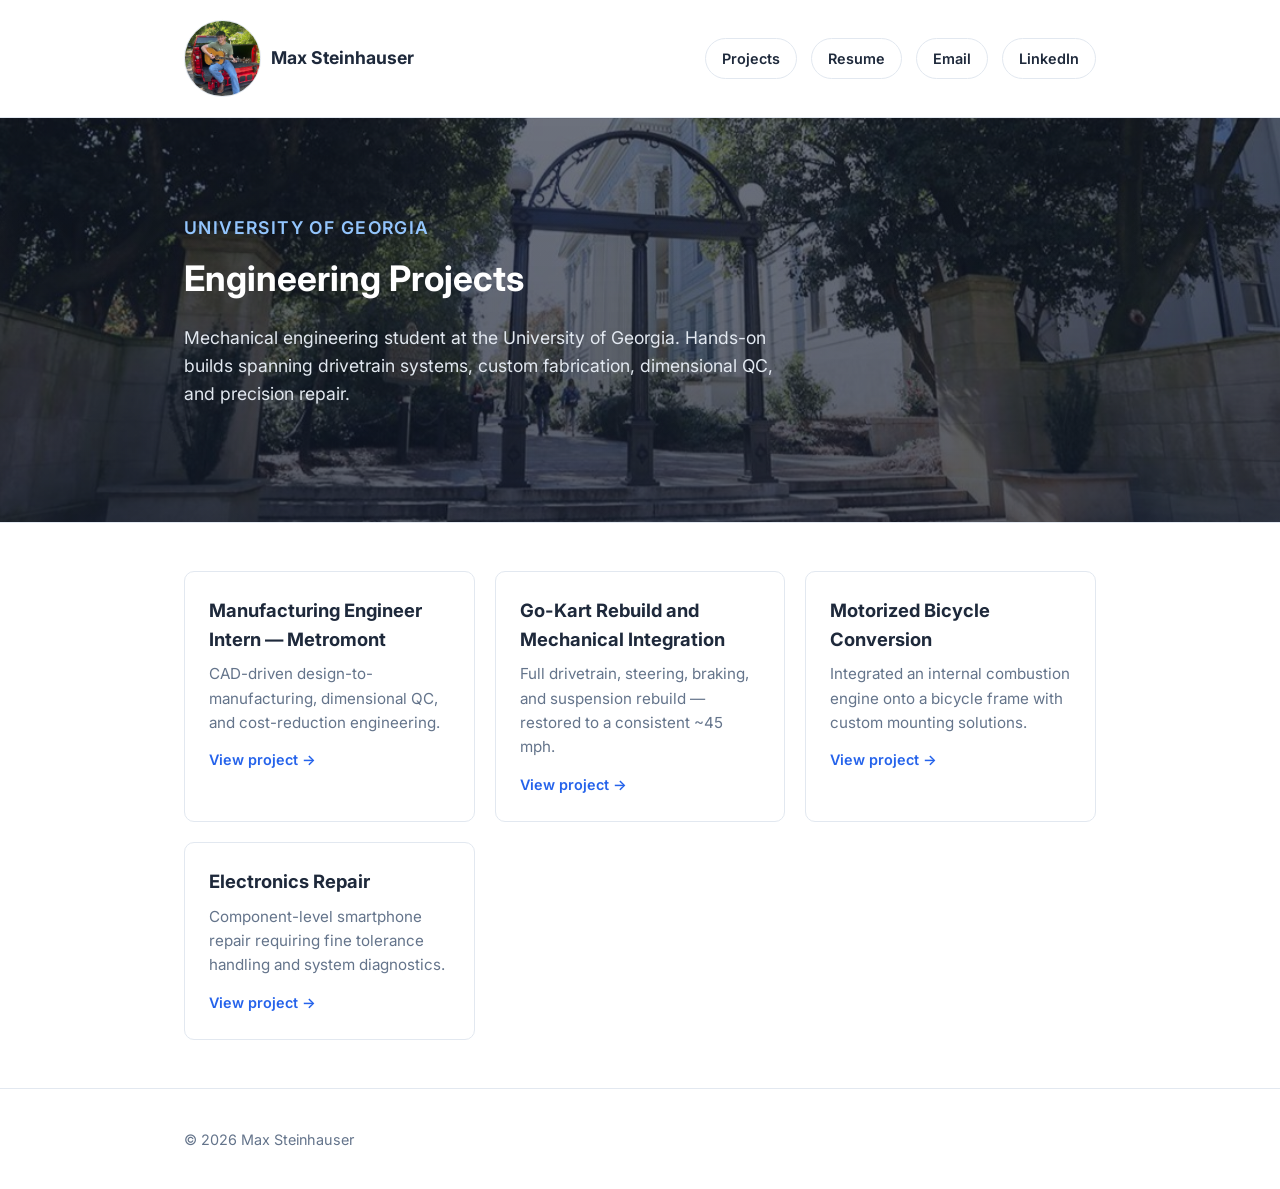
<file: index.html>
<!DOCTYPE html>
<html lang="en">
<head>
<meta charset="UTF-8">
<meta name="viewport" content="width=device-width, initial-scale=1.0">
<title>Max Steinhauser — Engineering Projects</title>
<meta name="description" content="Hands-on mechanical engineering projects by Max Steinhauser: drivetrain rebuilds, fabrication, and precision repair work.">
<link rel="preconnect" href="https://fonts.googleapis.com">
<link href="https://fonts.googleapis.com/css2?family=Inter:wght@400;500;600;700&display=swap" rel="stylesheet">
<link rel="stylesheet" href="assets/css/site.css">
</head>
<body>

<header class="site-header">
  <div class="container header-inner">
    <a class="brand" href="index.html">
      <img class="profile-pic" src="assets/img/profile.jpg" alt="Max Steinhauser">
      Max Steinhauser
    </a>
    <nav>
      <a href="index.html">Projects</a>
      <a href="assets/Max_Steinhauser_Resume.pdf" target="_blank" rel="noopener">Resume</a>
      <a href="mailto:maxsteinhausers@gmail.com">Email</a>
      <a href="https://www.linkedin.com/in/max-steinhauser" target="_blank" rel="noopener">LinkedIn</a>
    </nav>
  </div>
</header>

<section class="hero has-banner">
  <div class="container">
    <p class="eyebrow">University of Georgia</p>
    <h1>Engineering Projects</h1>
    <p>Mechanical engineering student at the University of Georgia. Hands-on builds spanning drivetrain systems, custom fabrication, dimensional QC, and precision repair.</p>
  </div>
</section>

<main class="container">
  <div class="card-grid">

    <a class="card" href="metromont/index.html">
      <h3>Manufacturing Engineer Intern — Metromont</h3>
      <p>CAD-driven design-to-manufacturing, dimensional QC, and cost-reduction engineering.</p>
      <span>View project &rarr;</span>
    </a>

    <a class="card" href="gokart/index.html">
      <h3>Go-Kart Rebuild and Mechanical Integration</h3>
      <p>Full drivetrain, steering, braking, and suspension rebuild — restored to a consistent ~45 mph.</p>
      <span>View project &rarr;</span>
    </a>

    <a class="card" href="bicycle/index.html">
      <h3>Motorized Bicycle Conversion</h3>
      <p>Integrated an internal combustion engine onto a bicycle frame with custom mounting solutions.</p>
      <span>View project &rarr;</span>
    </a>

    <a class="card" href="electronics/index.html">
      <h3>Electronics Repair</h3>
      <p>Component-level smartphone repair requiring fine tolerance handling and system diagnostics.</p>
      <span>View project &rarr;</span>
    </a>

  </div>
</main>

<footer class="site-footer">
  <div class="container">
    <p>&copy; 2026 Max Steinhauser</p>
  </div>
</footer>

</body>
</html>
</file>
<file: assets/css/site.css>
:root {
  --accent: #2563eb;
  --text: #1e293b;
  --muted: #64748b;
  --bg: #ffffff;
  --bg-alt: #f8fafc;
  --border: #e2e8f0;
}

* { box-sizing: border-box; }

body {
  margin: 0;
  font-family: 'Inter', -apple-system, BlinkMacSystemFont, 'Segoe UI', Roboto, sans-serif;
  color: var(--text);
  background: var(--bg);
  line-height: 1.6;
}

.container {
  max-width: 960px;
  margin: 0 auto;
  padding: 0 24px;
}

/* Header */
.site-header {
  border-bottom: 1px solid var(--border);
  padding: 20px 0;
}
.header-inner {
  display: flex;
  justify-content: space-between;
  align-items: center;
  flex-wrap: wrap;
  gap: 12px;
}
.brand {
  display: inline-flex;
  align-items: center;
  gap: 10px;
  font-weight: 700;
  font-size: 1.1rem;
  color: var(--text);
  text-decoration: none;
}
.profile-pic {
  width: 76.5px;
  height: 76.5px;
  border-radius: 50%;
  object-fit: cover;
  border: 1px solid var(--border);
  background: var(--bg-alt);
  flex-shrink: 0;
}
nav a {
  display: inline-block;
  margin-left: 10px;
  padding: 8px 16px;
  border: 1px solid var(--border);
  border-radius: 999px;
  color: var(--text);
  text-decoration: none;
  font-size: 0.9rem;
  font-weight: 600;
  transition: background .15s, border-color .15s, color .15s;
}
nav a:first-child { margin-left: 0; }
nav a:hover {
  background: var(--accent);
  border-color: var(--accent);
  color: #fff;
}

/* Hero (homepage + project pages) */
.hero, .project-hero {
  background: var(--bg-alt);
  padding: 64px 0;
  border-bottom: 1px solid var(--border);
}
.hero h1 { font-size: 2.2rem; margin: 0 0 8px; }
.hero p { color: var(--muted); font-size: 1.1rem; max-width: 600px; }

/* Hero with a photo banner (e.g. UGA Arch shot) — used on every page */
.has-banner {
  background-image: linear-gradient(180deg, rgba(15,23,42,0.6), rgba(15,23,42,0.7)), url('../img/banner-arch.jpg');
  background-size: cover;
  background-position: center;
  background-color: var(--bg-alt);
  color: #fff;
  padding: 96px 0;
}
.has-banner h1 { color: #fff; }
.has-banner p { color: #e2e8f0; }
.has-banner .eyebrow { color: #93c5fd; }
.has-banner .tagline { color: #e2e8f0; }

.eyebrow {
  text-transform: uppercase;
  letter-spacing: 0.08em;
  font-size: 0.8rem;
  color: var(--accent);
  font-weight: 600;
  margin: 0 0 8px;
}
.project-hero h1 { font-size: 2rem; margin: 0 0 8px; }
.tagline { color: var(--muted); font-size: 1.05rem; max-width: 640px; }

/* Homepage card grid */
.card-grid {
  display: grid;
  grid-template-columns: repeat(auto-fit, minmax(260px, 1fr));
  gap: 20px;
  padding: 48px 0;
}
.card {
  display: block;
  padding: 24px;
  border: 1px solid var(--border);
  border-radius: 10px;
  text-decoration: none;
  color: var(--text);
  transition: box-shadow .15s, transform .15s, border-color .15s;
}
.card:hover {
  box-shadow: 0 6px 20px rgba(0,0,0,0.06);
  transform: translateY(-2px);
  border-color: var(--accent);
}
.card h3 { margin: 0 0 8px; font-size: 1.15rem; }
.card p { color: var(--muted); font-size: 0.95rem; margin: 0 0 12px; }
.card span { color: var(--accent); font-weight: 600; font-size: 0.9rem; }

/* Project page body */
.project-body { padding: 48px 0 64px; }
.project-grid {
  display: grid;
  grid-template-columns: 2fr 1fr;
  gap: 40px;
}
.project-main h2 { font-size: 1.25rem; margin: 32px 0 12px; }
.project-main h2:first-child { margin-top: 0; }

.highlight-list, .tag-list { padding-left: 0; list-style: none; margin: 0; }
.highlight-list li {
  padding-left: 22px;
  position: relative;
  margin-bottom: 10px;
}
.highlight-list li::before {
  content: "\2022";
  color: var(--accent);
  position: absolute;
  left: 0;
  font-weight: 700;
}

.project-sidebar {
  background: var(--bg-alt);
  border: 1px solid var(--border);
  border-radius: 10px;
  padding: 20px;
  align-self: start;
}
.project-sidebar h3 { margin: 0 0 12px; font-size: 1rem; }
.tag-list li {
  display: inline-block;
  background: #fff;
  border: 1px solid var(--border);
  border-radius: 999px;
  padding: 4px 12px;
  margin: 0 6px 6px 0;
  font-size: 0.85rem;
}

/* Gallery (used once a project has photos) */
.gallery {
  display: grid;
  grid-template-columns: repeat(auto-fit, minmax(200px, 1fr));
  gap: 12px;
  margin-top: 12px;
}
.gallery img {
  width: 100%;
  height: 160px;
  object-fit: cover;
  border-radius: 8px;
  border: 1px solid var(--border);
}

/* Before / After comparison */
.before-after {
  display: grid;
  grid-template-columns: repeat(auto-fit, minmax(220px, 1fr));
  gap: 16px;
  margin-top: 12px;
}
.before-after figure { margin: 0; }
.before-after img {
  width: 100%;
  height: 220px;
  object-fit: cover;
  border-radius: 8px;
  border: 1px solid var(--border);
  display: block;
}
.before-after figcaption {
  text-align: center;
  margin-top: 8px;
  font-weight: 600;
  font-size: 0.8rem;
  color: var(--muted);
  text-transform: uppercase;
  letter-spacing: 0.06em;
}

.back-link {
  display: inline-block;
  margin-top: 32px;
  color: var(--accent);
  text-decoration: none;
  font-weight: 600;
}
.back-link:hover { text-decoration: underline; }

.site-footer {
  border-top: 1px solid var(--border);
  padding: 24px 0;
  color: var(--muted);
  font-size: 0.9rem;
}

@media (max-width: 720px) {
  .project-grid { grid-template-columns: 1fr; }
  nav a { margin-left: 14px; font-size: 0.85rem; }
}
</file>
